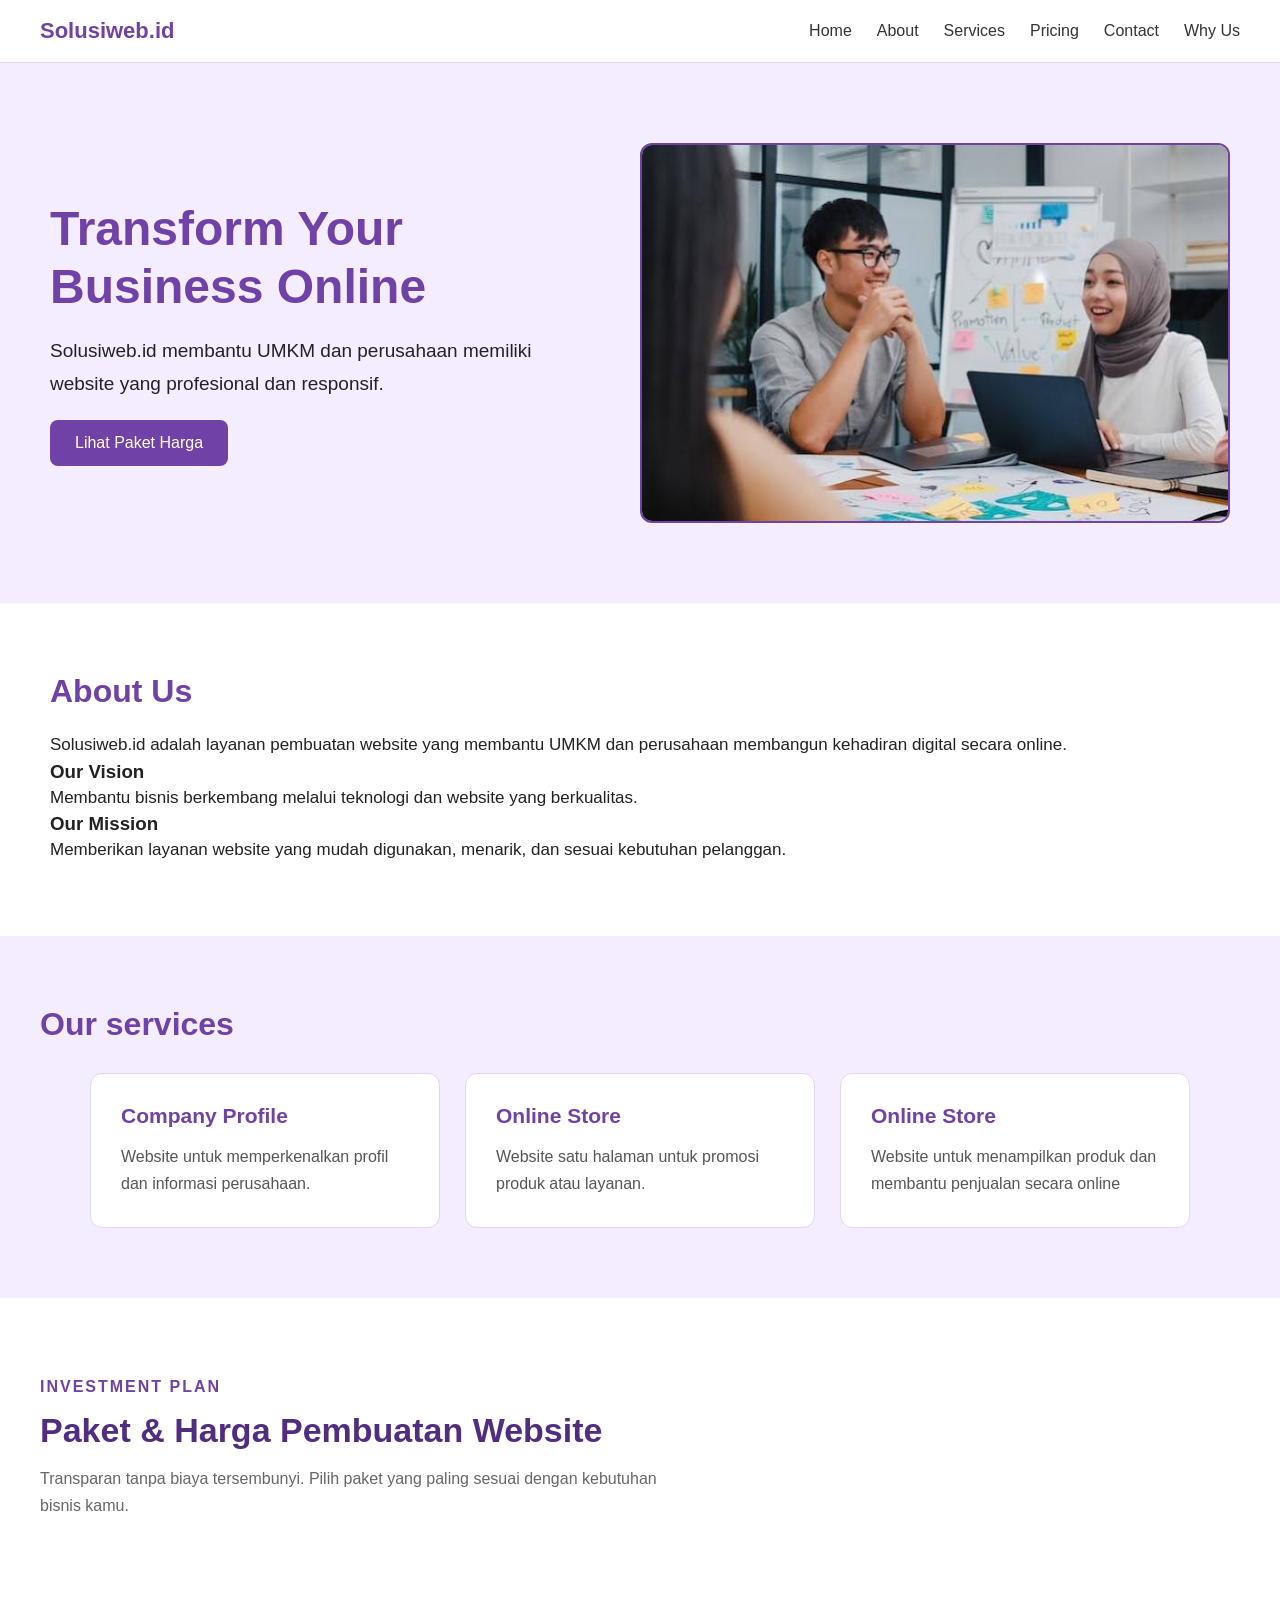
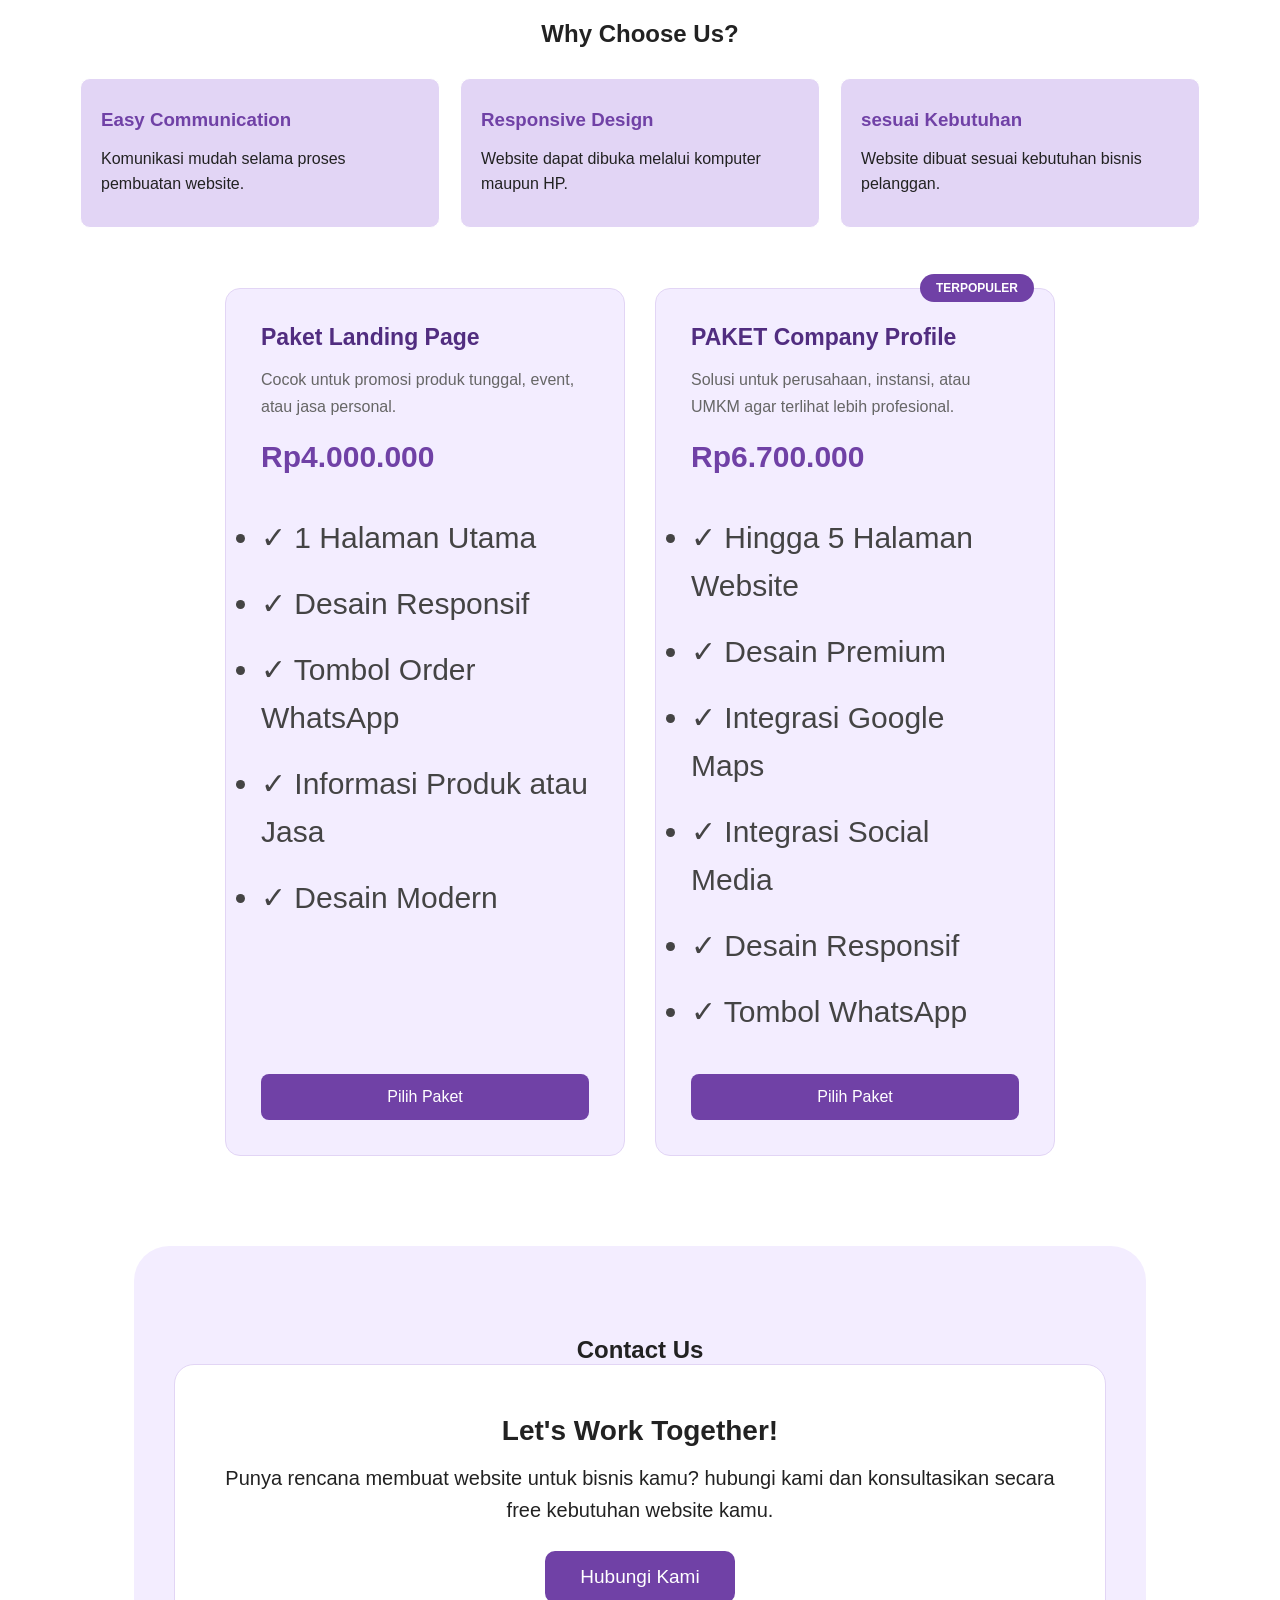
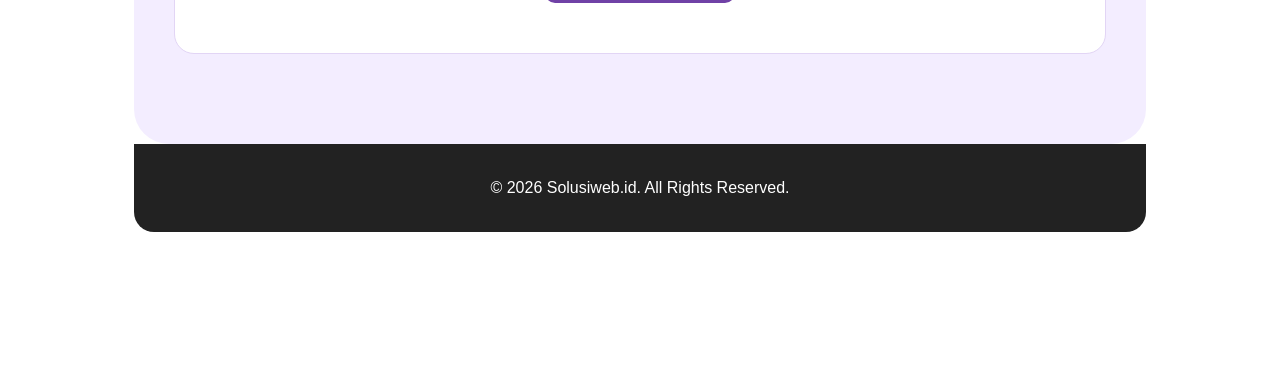
<file: index.html>
<!DOCTYPE html>
<html lang="id">
<head>
    <meta charset="UTF-8">
    <meta name="viewport" content="width=device-width, initial-scale=1.0">
    <title>Solusiweb.id - Jasa Pmebuatan Website</title>
    <link rel="stylesheet" href="style.css">
    <link rel="icon" type="image/" href="asset/logo solusiweb.id.png"
</head>
<body>
    
    <!-- HEADER -->
    <header>
        <div class="logo">Solusiweb.id</div>
        <nav>
            <ul>
                <li><a href="#home">Home</a></li>
                <li><a href="#about">About</a></li>
                <li><a href="#services">Services</a></li>
                <li><a href="#pricing">Pricing</a></li>
                <li><a href="#contact">Contact</a></li>
                <li><a href="#why-us">Why Us</a></li>
            </ul>
        </nav>
    </header>


    <!-- HOME -->
    <section id="home">
        <div class="home-text">
            <h1>Transform Your Business Online</h1>

            <p>
                Solusiweb.id membantu UMKM dan perusahaan
                memiliki website yang profesional dan responsif.
            </p>
            
            <a href="#pricing">Lihat Paket Harga</a>
        </div>

        <div class="home-image">
                <img src="./asset/foto team.jpg" alt="Our Team">
        </div>
    </section>

    <!-- ABOUT -->
     <section id="about">
        <h2>About Us</h2>

        <p>
            Solusiweb.id adalah layanan pembuatan website
            yang membantu UMKM dan perusahaan membangun
            kehadiran digital secara online.
        </p>
        
        <h3>Our Vision</h3>
        <p>Membantu bisnis berkembang melalui teknologi
           dan website yang berkualitas.
        </p>

        <h3>Our Mission</h3>
        <p>
            Memberikan layanan website yang mudah digunakan,
            menarik, dan sesuai kebutuhan pelanggan.
        </p>
     </section>

     <!-- SERVICES -->
      <section id="services">
            <h2>Our services</h2>

            <div class="service-container">
                
                <div class="service-card">
                    <h3>Company Profile</h3>
                    <p>
                        Website untuk memperkenalkan profil
                        dan informasi perusahaan.
                    </p>
                </div>
                
                <div class="service-card">
                    <h3>Online Store</h3>
                    <p>
                        Website satu halaman untuk promosi
                        produk atau layanan.
                    </p>
                </div>

                <div class="service-card">
                    <h3>Online Store</h3>
                    <p>
                        Website untuk menampilkan produk
                        dan membantu penjualan secara online
                    </p>
                </div>
            </div>
      </section>

        <!-- PRICING -->
        <section id="pricing">

        <div class="pricing-heading">
            <span class="sub-badge">INVESTMENT PLAN</span>

            <h2>Paket & Harga Pembuatan Website</h2>
            <p>
                Transparan tanpa biaya tersembunyi.
                Pilih paket yang paling sesuai dengan kebutuhan bisnis kamu.
            </p>
        </div>
                <!-- Why Choose Us -->
                 <section id="why-us">

                <h2>Why Choose Us?</h2>

                <div class="why-container">

                    <div class="why-card">
                        <h3>Easy Communication</h3>
                        <p>Komunikasi mudah selama proses pembuatan website.</p>
                    </div>

                    <div class="why-card">
                        <h3>Responsive Design</h3>
                        <p>Website dapat dibuka melalui komputer maupun HP.</p>
                    </div>

                    <div class="why-card">
                        <h3> sesuai Kebutuhan</h3>
                        <p>Website dibuat sesuai kebutuhan bisnis pelanggan.</p>
                    </div>
                </div>

                </section>

                <div class="pricing-container">
            
                <!-- LANDING PAGE -->
                <div class="pricing-card">
                
                <h3>Paket Landing Page</h3>

                <p>
                    Cocok untuk promosi produk tunggal,
                    event, atau jasa personal.
                </p>

                <h2>Rp4.000.000</h2>

                <ul>
                    <li>✓ 1 Halaman Utama</li>
                    <li>✓ Desain Responsif</li>
                    <li>✓ Tombol Order WhatsApp</li>
                    <li>✓ Informasi Produk atau Jasa</li>
                    <li>✓ Desain Modern</li>
                </ul>

                <a href="https://wa.me/6281234567890?text=Halo%20BikinWeb.id,%20saya%20tertarik%20paket%20Landing%20Page."
                   target="_blank" class="pricing-button">
                    Pilih Paket
                </a>
             </div>

                <div>
                        <!-- COMPANY PROFILE-->
                         <div class="pricing-card popular">

                    <span class="popular-label">TERPOPULER</span>
                    <h3>PAKET Company Profile</h3>
                    <p>
                        Solusi untuk perusahaan, instansi,
                        atau UMKM agar terlihat lebih profesional.
                    </p>

                    <h2>Rp6.700.000</h2>

                    <ul>
                    <li>✓ Hingga 5 Halaman Website</li>
                    <li>✓ Desain Premium</li>
                    <li>✓ Integrasi Google Maps</li>
                    <li>✓ Integrasi Social Media</li>
                    <li>✓ Desain Responsif</li>
                    <li>✓ Tombol WhatsApp</li>
                </ul>

                 <a href="https://wa.me/6281234567890?text=Halo%20BikinWeb.id,%20saya%20tertarik%20paket%20Company%20Profile."
                   target="_blank" class="pricing-button">
                    Pilih Paket
                </a>
                 </div>

             </div>
             <section>
                <!-- CONTACT -->
                 <section  id="contact">

                    <h2>Contact Us</h2>

                    <div class="contact-container">

                        <h3>Let's Work Together!</h3>
                        <p>
                            Punya rencana membuat website untuk bisnis kamu?
                            hubungi kami dan konsultasikan secara free kebutuhan website kamu.
                        </p>

                        <a href="https://wa.me/6281234567890" target="_blank">
                            Hubungi Kami
                        </a>

                    </div>
             </section>

             <!-- FOOTER -->
              <footer>
                <p>&copy; 2026 Solusiweb.id. All Rights Reserved.</p>
              </footer>

        </body>
        </html>
</file>
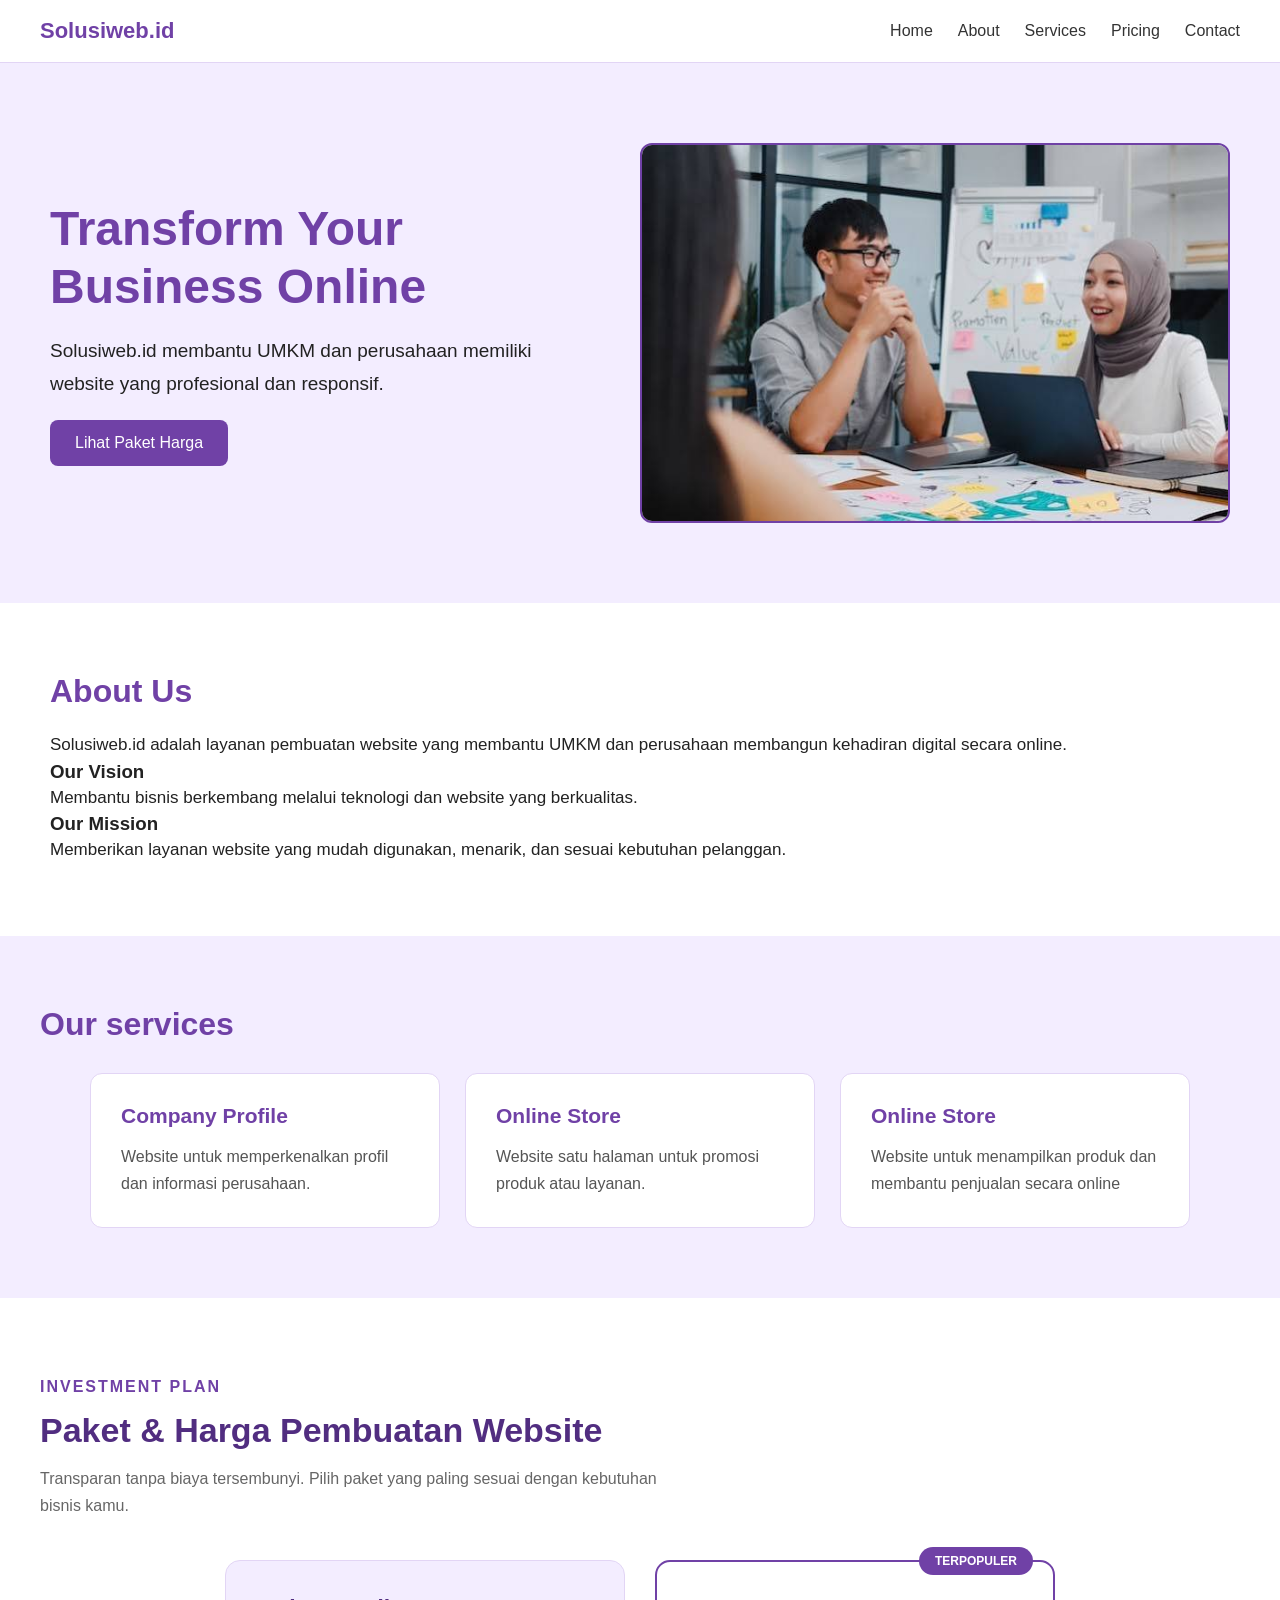
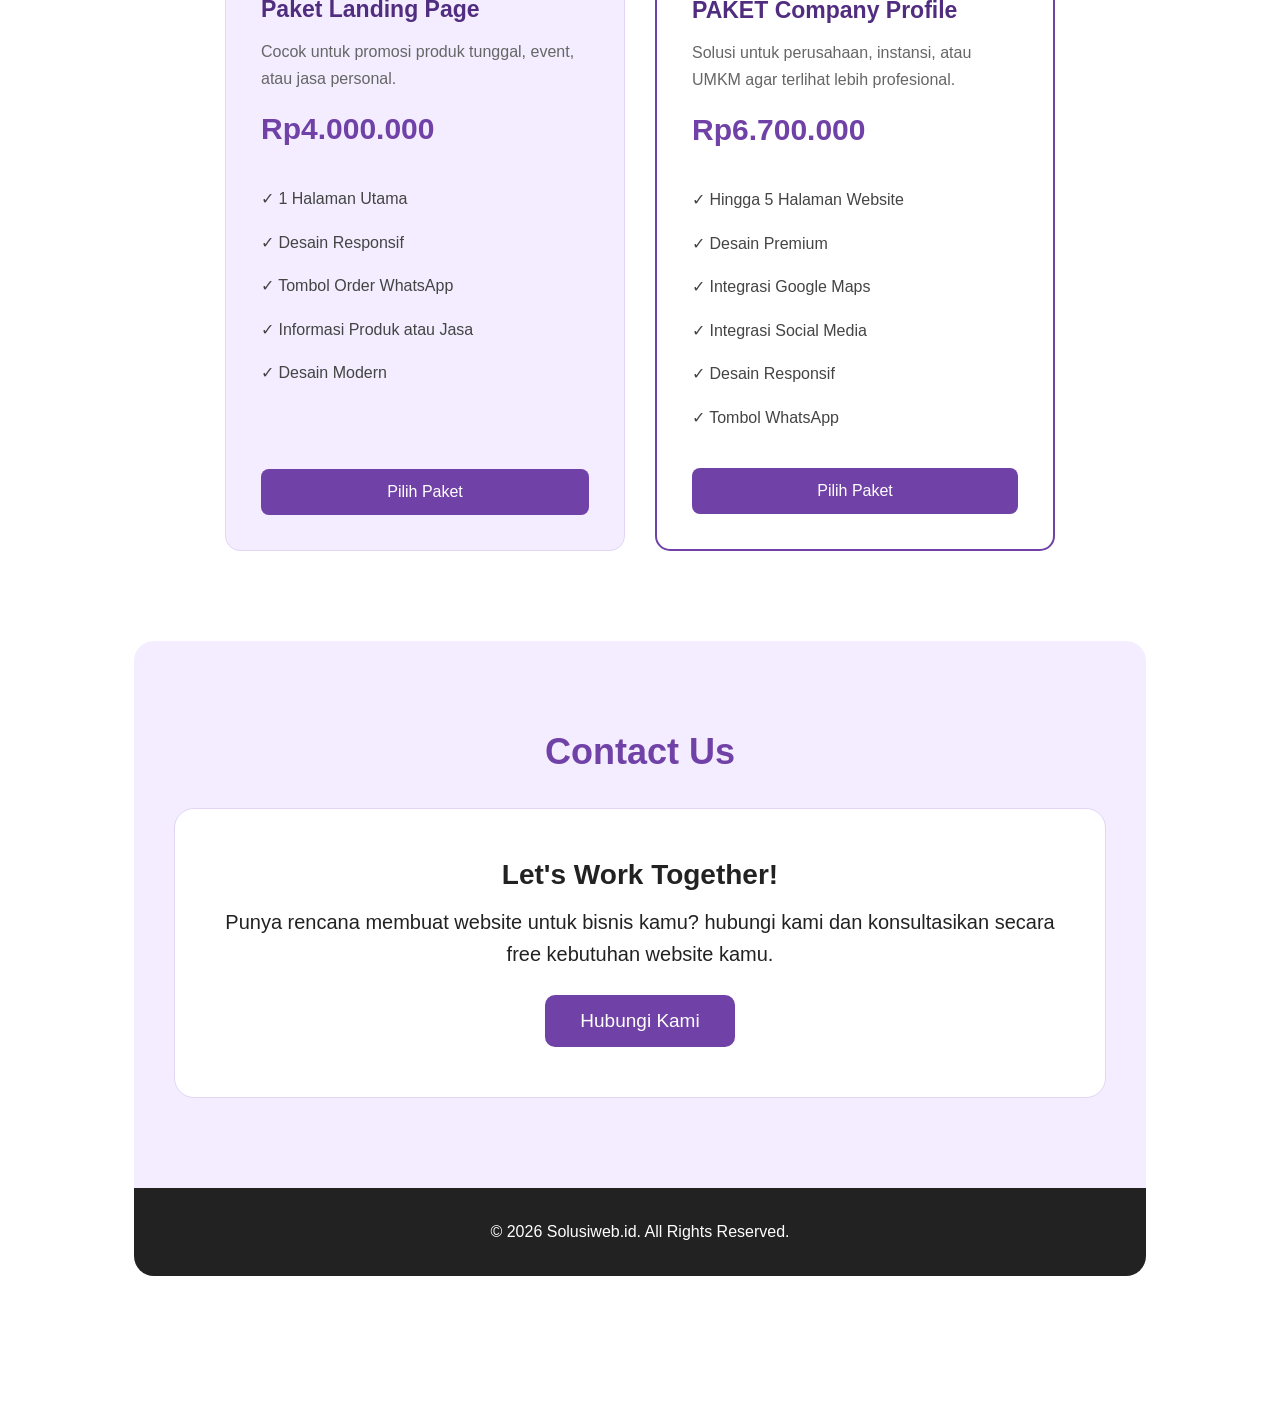
<file: asset/index.html>
<!DOCTYPE html>
<html lang="id">
<head>
    <meta charset="UTF-8">
    <meta name="viewport" content="width=device-width, initial-scale=1.0">
    <title>Solusiweb.id - Jasa Pmebuatan Website</title>
    <link rel="stylesheet" href="style.css">
</head>
<body>
    
    <!-- HEADER -->
    <header>
        <div class="logo">Solusiweb.id</div>
        <nav>
            <ul>
                <li><a href="#home">Home</a></li>
                <li><a href="#about">About</a></li>
                <li><a href="#services">Services</a></li>
                <li><a href="#pricing">Pricing</a></li>
                <li><a href="#contact">Contact</a></li>
            </ul>
        </nav>
    </header>


    <!-- HOME -->
    <section id="home">
        <div class="home-text">
            <h1>Transform Your Business Online</h1>

            <p>
                Solusiweb.id membantu UMKM dan perusahaan
                memiliki website yang profesional dan responsif.
            </p>
            
            <a href="#pricing">Lihat Paket Harga</a>
        </div>

        <div class="home-image">
            <img src="../asset/foto team.jpg" alt="Team BikinWeb.id">
        </div>
    </section>

    <!-- ABOUT -->
     <section id="about">
        <h2>About Us</h2>

        <p>
            Solusiweb.id adalah layanan pembuatan website
            yang membantu UMKM dan perusahaan membangun
            kehadiran digital secara online.
        </p>
        
        <h3>Our Vision</h3>
        <p>Membantu bisnis berkembang melalui teknologi
           dan website yang berkualitas.
        </p>

        <h3>Our Mission</h3>
        <p>
            Memberikan layanan website yang mudah digunakan,
            menarik, dan sesuai kebutuhan pelanggan.
        </p>
     </section>

     <!-- SERVICES -->
      <section id="services">
            <h2>Our services</h2>

            <div class="service-container">
                
                <div class="service-card">
                    <h3>Company Profile</h3>
                    <p>
                        Website untuk memperkenalkan profil
                        dan informasi perusahaan.
                    </p>
                </div>
                
                <div class="service-card">
                    <h3>Online Store</h3>
                    <p>
                        Website satu halaman untuk promosi
                        produk atau layanan.
                    </p>
                </div>

                <div class="service-card">
                    <h3>Online Store</h3>
                    <p>
                        Website untuk menampilkan produk
                        dan membantu penjualan secara online
                    </p>
                </div>
            </div>
      </section>

      <!-- PRICING -->
       <section id="pricing">

        <div class="pricing-heading">
            <span class="sub-badge">INVESTMENT PLAN</span>

            <h2>Paket & Harga Pembuatan Website</h2>
            <p>
                Transparan tanpa biaya tersembunyi.
                Pilih paket yang paling sesuai dengan kebutuhan bisnis kamu.
            </p>
        </div>

        <div class="pricing-container">
            
            <!-- LANDING PAGE -->
             <div class="pricing-card">
                
                <h3>Paket Landing Page</h3>

                <p>
                    Cocok untuk promosi produk tunggal,
                    event, atau jasa personal.
                </p>

                <h2>Rp4.000.000</h2>

                <ul>
                    <li>✓ 1 Halaman Utama</li>
                    <li>✓ Desain Responsif</li>
                    <li>✓ Tombol Order WhatsApp</li>
                    <li>✓ Informasi Produk atau Jasa</li>
                    <li>✓ Desain Modern</li>
                </ul>

                <a href="https://wa.me/6281234567890?text=Halo%20BikinWeb.id,%20saya%20tertarik%20paket%20Landing%20Page."
                   target="_blank" class="pricing-button">
                    Pilih Paket
                </a>
             </div>

                <div>
                        <!-- COMPANY PROFILE-->
                         <div class="pricing-card popular">

                    <span class="popular-label">TERPOPULER</span>
                    <h3>PAKET Company Profile</h3>
                    <p>
                        Solusi untuk perusahaan, instansi,
                        atau UMKM agar terlihat lebih profesional.
                    </p>

                    <h2>Rp6.700.000</h2>

                    <ul>
                    <li>✓ Hingga 5 Halaman Website</li>
                    <li>✓ Desain Premium</li>
                    <li>✓ Integrasi Google Maps</li>
                    <li>✓ Integrasi Social Media</li>
                    <li>✓ Desain Responsif</li>
                    <li>✓ Tombol WhatsApp</li>
                </ul>

                 <a href="https://wa.me/6281234567890?text=Halo%20BikinWeb.id,%20saya%20tertarik%20paket%20Company%20Profile."
                   target="_blank" class="pricing-button">
                    Pilih Paket
                </a>
                 </div>

             </div>
             <section>
                <!-- CONTACT -->
                 <section  id="contact">

                    <h2>Contact Us</h2>

                    <div class="contact-container">

                        <h3>Let's Work Together!</h3>
                        <p>
                            Punya rencana membuat website untuk bisnis kamu?
                            hubungi kami dan konsultasikan secara free kebutuhan website kamu.
                        </p>

                        <a href="https://wa.me/6281234567890" target="_blank">
                            Hubungi Kami
                        </a>

                    </div>
             </section>

             <!-- FOOTER -->
              <footer>
                <p>&copy; 2026 Solusiweb.id. All Rights Reserved.</p>
              </footer>

        </body>
        </html>
</file>
<file: style.css>
/* Main page */
*{
    margin: 0;
    padding: 0;
    box-sizing: border-box;
}

html{
    scroll-behavior: smooth;
}

body{
    font-family: arial, sans-serif;
    background-color: white;
    color: #222;
}

section{
    padding: 60px 40px;
}

/* Header */

header{
    background-color: white;
    padding: 18px 40px;
    display: flex;
    justify-content: space-between;
    align-items: center;
    border-bottom: 1px solid #e2d5f5;
}

.logo{
    font-size: 22px;
    font-weight: bold;
    color: #7041a6;
}

nav ul{

    display: flex;
    list-style: none;
    gap: 25px;
}

nav a{
    text-decoration: none;
    color: #333;
    transition: 0.3s;
}

nav a:hover{
    color: #7041a6;
}

/* Home */

#home{
    display: flex;
    align-items: center;
    justify-content: space-between;
    gap: 40px;
    padding: 80px 50px;
    background-color: #f3edff;
}

.home-text{
    flex: 1;
}

.home-text h1{
    font-size: 48px;
    line-height: 1.2;
    color: #7041a6;
    margin-bottom: 20px;
}

.home-text p{
    font-size: 19px;
    line-height: 1.7;
    max-width: 600px;
}

.home-text a{
    display: inline-block;
    background-color: #7041a6;
    color: white;
    padding: 14px 25px;
    text-decoration: none;
    margin-top: 20px;
    border-radius: 8px;
    transition: 0.3s;
}

.home-text a:hover{
    background-color: #7041a6;
}

.home-image{
    width: 50%;
    height: 380px;
    border: 2px solid #7041a6;
    border-radius: 12px;
    overflow: hidden;
    flex-shrink: 0;
}

.home-image img{
    width: 100%;
    height: 100%;
    object-fit: cover;
}

/* About */

#about{
    background-color: white;
    padding: 70px 50px;
}

#about h2{
    color: #7041a6;
    font-size: 32px;
    margin-bottom: 20px;
}

#about p{
    font-size: 17px;
    line-height: 1.8;
}

/* Services */

#services{
    background-color: #f3edff;
    padding: 70px 40px;
}

#services h2{
    color: #7041a6;
    font-size: 32px;
    margin-bottom: 30px;
}

.service-container{
    display: flex;
    gap: 25px;
    justify-content: center;
    flex-wrap: wrap;
}

.service-card{
    background-color: white;
    padding: 30px;
    border: 1px solid #e2d5f5;
    border-radius: 12px;
    flex: 1;
    min-width: 220px;
    max-width: 350px;
    transition: 0.3s;
}

.service-card a:hover{
    transform: translateY(-8px);
    box-shadow: 0 8px 20px rgb(112,65,166,0.15);
    border-color: #7041a6;
}

.service-card h3{
    color: #7041a6;
    margin-bottom: 15px;
    font-size: 21px;
}

.service-card p{
    line-height: 1.7;
    color: #555;
}

/* Pricing */

#pricing{
    background-color: white;
    padding: 80px 40px;
}

.pricing-heading{
    max-width: 650px;
    margin-bottom: 40px;
}

.sub-badge{
    display: inline-block;
    color: #7041a6;
    font-weight: bold;
    letter-spacing: 2px;
    margin-bottom: 15px;
}

.pricing-heading h2{
    color: #512d80;
    font-size: 34px;
    margin-bottom: 15px;
}

.pricing-heading p{
    color: #666;
    line-height: 1.7;
}

.pricing-container{
    display: flex;
    justify-content: center;
    align-items: stretch;
    gap: 30px;
    flex-wrap: wrap;
}

.pricing-card{
    position: relative;
    background-color: white;
    border: 1px solid #e2d5f5;
    border-radius: 15px;
    padding: 35px;
    flex: 1;
    min-height: 260px;
    max-width: 400px;
    min-height: 480px;
    display: flex;
    flex-direction: column;
    transition: 0.3s ease;
}

.pricing-card:hover{
    transform: translateY(-10px);
    box-shadow:  0 15px 35px rgb(112,65,166,0.15);
    border-color: #7041a6;
}

.pricing-card h3{
    color: #512d80;
    font-size: 23px;
    margin-bottom: 15px;
}

.pricing-heading p{
    color: #666;
    line-height: 1.7;
}

.pricing-container{
    display: flex;
    justify-content: center;
    align-items: stretch;
    gap: 30px;
    flex-wrap: wrap;
}

.pricing-card{
    position: relative;
    background-color: #f3edff;
    border: 1px solid #e2d5f5;
    border-radius: 15px;
    padding: 35px;
    flex: 1;
    min-height: 260px;
    max-width: 400px;
    min-height: 480px;
    display: flex;
    flex-direction: column;
    transition: 0.3s ease;
}

.pricing-card:hover{
    transform: translateY(-10px);
    box-shadow: 0 15px 35px rgb(112,65,166,0.15);
    border-color: #7041a6;
}

.pricing-card h3{
    color: #512d80;
    font-size: 23px;
    margin-bottom: 15px;
}

.pricing-card p{
    color: #666;
    line-height: 1.7;
}

.pricing-card h2{
    color: #7041a6;
    font-size: 30px;
    margin: 20px 0;
}

.pricing-card ul{
    color: #7041a6;
    font-size: 30px;
    margin: 20px 0;
}

.pricing-card li{
    margin-bottom: 18px;
    color: #444;
    line-height: 1.6;
}

.pricing-button{
    display: block;
    background-color: #7041a6;
    color: white;
    text-align: center;
    padding: 14px;
    text-decoration: none;
    border-radius: 8px;
    margin-top: auto;
    transition: 0.3s;
}

.pricing-button:hover{
    background-color: #512d80;
    transform: scale(1.03);
}

.pricing-card.populear{
    border: 2px solid #7041a6;
    background-color: white;
}

.popular-label{
    position:absolute;
    top: -15px;
    right: 20px;
    background-color: #7041a6;
    color: white;
    padding: 7px 16px;
    border-radius: 20px;
    font-size: 12px;
    font-weight: bold;
}

/* Contact */

#contact{
    width: 100%;
    background-color: #f3edff;
    padding: 90px 40px;
    text-align: center;
    border-radius: 35px;
}

.contact-container{
    width: 100%;
    max-width: 1200px;
    min-height: 280px;
    margin: auto;
    padding: 50px 40px;
    background-color: white;
    border-radius: 20px;
    border: 1px solid #e2d5f5;
    flex-direction: column;
    justify-content: center;
    align-items: center;
}

.contact-container h3{
    font-size: 28px;
    margin-bottom: 15px;
}

.contact-container p{
    font-size: 20px;
    line-height: 1.6;
    max-width: 850px;
}

.contact-container a{
    display: inline-block;
    background-color: #7041a6;
    color: white;
    padding: 15px 35px;
    font-size: 19px;
    text-decoration: none;
    border-radius: 10px;
    margin-top: 25px;
    transition: 0.3s;
}

 .contact-container a:hover{
    background-color: #512d80;
    transform: translateY(-3px);
 }

 /* Footer */

 footer{
    background-color: #222;
    color: white;
    padding: 35px 40px;
    text-align: center;
    font-size: 16px;
    border-radius: 0 0 20px 20px;
 }

 /* RESPONSIVE */

@media (max-width: 768px) {

    header {
        flex-direction: column;
        gap: 15px;
        padding: 20px;
    }

    nav ul {
        flex-wrap: wrap;
        justify-content: center;
        padding: 0;
        gap: 15px;
    }

    #home {
        flex-direction: column;
        padding: 50px 20px;
    }

    .home-text,
    .home-image {
        width: 100%;
    }

    .home-text h1 {
        font-size: 36px;
    }

    .home-image {
        height: 250px;
    }

    #about,
    #services,
    #pricing {
        padding: 50px 20px;
    }

    .service-container,
    .pricing-container {
        flex-direction: column;
        align-items: center;
    }

    .service-card,
    .pricing-card {
        width: 100%;
        max-width: 450px;
    }

    #contact {
        padding: 60px 20px;
    }

    .contact-container {
        min-height: 250px;
        padding: 35px 20px;
    }

    .contact-container h3 {
        font-size: 23px;
    }

    .contact-container p {
        font-size: 17px;
    }

    footer {
        padding: 25px 15px;
    }
}

/* Why Choose Us */

#why-us{
    background-color: white;
    padding: 60px 40px;
    text-align: center;
}

.why-container{
    display: flex;
    gap: 20px;
    margin-top: 30px;
}

.why-card{
    background-color: #e2d5f5;
    border: 1px solid white;
    padding: 30px 20px;
    flex: 1;
    border-radius: 10px;
    text-align: left;
}

.why-card h3{
    margin-bottom: 15px;
    color: #7041a6;
}

.why-card p{
    color: #222;
    line-height: 1.6;
}

.why-card{
    cursor: pointer;
    transition: 0.3s ease;
}

.why-card:hover{
    transform: translateY(-5px);
    background-color: #e2d5f5;
}

.why-card:active{
    transform: scale(0.97);
    background-color: #f3edff;
}

.service-card{
    transition: 0.2s ease, box-shadow 0.2 ease;
    cursor: pointer;
}

.service-card:hover{
    transform: translateY(-5px);
    box-shadow: 0 8px 20px rgb(112,65,166,0.15);
}

.service-card:active{
    transform: scale(0.95);
}
</file>
<file: asset/style.css>
/* GENERAL */

* {
    margin: 0;
    padding: 0;
    box-sizing: border-box;
}

html {
    scroll-behavior: smooth;
}

body {
    font-family: Arial, sans-serif;
    background-color: white;
    color: #222;
}

section {
    padding: 60px 40px;
}

/* HEADER */

header {
    background-color: white;
    padding: 18px 40px;
    display: flex;
    justify-content: space-between;
    align-items: center;
    border-bottom: 1px solid #e2d5f5;
}

.logo {
    font-size: 22px;
    font-weight: bold;
    color: #7041a6;
}

nav ul {
    display: flex;
    list-style: none;
    gap: 25px;
}

nav a {
    text-decoration: none;
    color: #333;
    transition: 0.3s;
}

nav a:hover {
    color: #7041a6;
}

/* HOME */

#home {
    display: flex;
    align-items: center;
    justify-content: space-between;
    gap: 40px;
    padding: 80px 50px;
    background-color: #f3edff;
}

.home-text {
    flex: 1;
}

.home-text h1 {
    font-size: 48px;
    line-height: 1.2;
    color: #7041a6;
    margin-bottom: 20px;
}

.home-text p {
    font-size: 19px;
    line-height: 1.7;
    max-width: 600px;
}

.home-text a {
    display: inline-block;
    background-color: #7041a6;
    color: white;
    padding: 14px 25px;
    text-decoration: none;
    margin-top: 20px;
    border-radius: 8px;
    transition: 0.3s;
}

.home-text a:hover {
    background-color: #512d80;
}

.home-image {
    width: 50%;
    height: 380px;
    border: 2px solid #7041a6;
    border-radius: 12px;
    overflow: hidden;
    flex-shrink: 0;
}

.home-image img {
    width: 100%;
    height: 100%;
    object-fit: cover;
}

/* ABOUT */

#about {
    background-color: white;
    padding: 70px 50px;
}

#about h2 {
    color: #7041a6;
    font-size: 32px;
    margin-bottom: 20px;
}

#about p {
    font-size: 17px;
    line-height: 1.8;
}

/* SERVICES */

#services {
    background-color: #f3edff;
    padding: 70px 40px;
}

#services h2 {
    color: #7041a6;
    font-size: 32px;
    margin-bottom: 30px;
}

.service-container {
    display: flex;
    gap: 25px;
    justify-content: center;
    flex-wrap: wrap;
}

.service-card {
    background-color: white;
    padding: 30px;
    border: 1px solid #e2d5f5;
    border-radius: 12px;
    flex: 1;
    min-width: 220px;
    max-width: 350px;
    transition: 0.3s;
}

.service-card:hover {
    transform: translateY(-8px);
    box-shadow: 0 8px 20px rgba(112,65,166,0.15);
    border-color: #7041a6;
}

.service-card h3 {
    color: #7041a6;
    margin-bottom: 15px;
    font-size: 21px;
}

.service-card p {
    line-height: 1.7;
    color: #555;
}

/* PRICING */

#pricing {
    background-color: white;
    padding: 80px 40px;
}

.pricing-heading {
    max-width: 650px;
    margin-bottom: 40px;
}

.sub-badge {
    display: inline-block;
    color: #7041a6;
    font-weight: bold;
    letter-spacing: 2px;
    margin-bottom: 15px;
}

.pricing-heading h2 {
    color: #512d80;
    font-size: 34px;
    margin-bottom: 15px;
}

.pricing-heading p {
    color: #666;
    line-height: 1.7;
}

.pricing-container {
    display: flex;
    justify-content: center;
    align-items: stretch;
    gap: 30px;
    flex-wrap: wrap;
}

.pricing-card {
    position: relative;
    background-color: #f3edff;
    border: 1px solid #e2d5f5;
    border-radius: 15px;
    padding: 35px;
    flex: 1;
    min-width: 260px;
    max-width: 400px;
    min-height: 480px;
    display: flex;
    flex-direction: column;
    transition: 0.3s ease;
}

.pricing-card:hover {
    transform: translateY(-10px);
    box-shadow: 0 15px 35px rgba(112,65,166,0.15);
    border-color: #7041a6;
}

.pricing-card h3 {
    color: #512d80;
    font-size: 23px;
    margin-bottom: 15px;
}

.pricing-card p {
    color: #666;
    line-height: 1.7;
}

.pricing-card h2 {
    color: #7041a6;
    font-size: 30px;
    margin: 20px 0;
}

.pricing-card ul {
    list-style: none;
    padding: 0;
    margin: 20px 0;
}

.pricing-card li {
    margin-bottom: 18px;
    color: #444;
    line-height: 1.6;
}

.pricing-button {
    display: block;
    background-color: #7041a6;
    color: white;
    text-align: center;
    padding: 14px;
    text-decoration: none;
    border-radius: 8px;
    margin-top: auto;
    transition: 0.3s;
}

.pricing-button:hover {
    background-color: #512d80;
    transform: scale(1.03);
}

.pricing-card.popular {
    border: 2px solid #7041a6;
    background-color: white;
}

.popular-label {
    position: absolute;
    top: -15px;
    right: 20px;
    background-color: #7041a6;
    color: white;
    padding: 7px 16px;
    border-radius: 20px;
    font-size: 12px;
    font-weight: bold;
}

/* CONTACT */

#contact {
    width: 100%;
    background-color: #f3edff;
    padding: 90px 40px;
    text-align: center;
    border-radius: 20px 20px 0 0;
}

#contact h2 {
    color: #7041a6;
    font-size: 36px;
    margin-bottom: 35px;
}

.contact-container {
    width: 100%;
    max-width: 1200px;
    min-height: 280px;
    margin: auto;
    padding: 50px 40px;
    background-color: white;
    border-radius: 20px;
    border: 1px solid #e2d5f5;
    display: flex;
    flex-direction: column;
    justify-content: center;
    align-items: center;
}

.contact-container h3 {
    font-size: 28px;
    margin-bottom: 15px;
}

.contact-container p {
    font-size: 20px;
    line-height: 1.6;
    max-width: 850px;
}

.contact-container a {
    display: inline-block;
    background-color: #7041a6;
    color: white;
    padding: 15px 35px;
    font-size: 19px;
    text-decoration: none;
    border-radius: 10px;
    margin-top: 25px;
    transition: 0.3s;
}

.contact-container a:hover {
    background-color: #512d80;
    transform: translateY(-3px);
}

/* FOOTER */

footer {
    background-color: #222;
    color: white;
    padding: 35px 40px;
    text-align: center;
    font-size: 16px;
    border-radius: 0 0 20px 20px;
}

/* RESPONSIVE */

@media (max-width: 768px) {

    header {
        flex-direction: column;
        gap: 15px;
        padding: 20px;
    }

    nav ul {
        flex-wrap: wrap;
        justify-content: center;
        padding: 0;
        gap: 15px;
    }

    #home {
        flex-direction: column;
        padding: 50px 20px;
    }

    .home-text,
    .home-image {
        width: 100%;
    }

    .home-text h1 {
        font-size: 36px;
    }

    .home-image {
        height: 250px;
    }

    #about,
    #services,
    #pricing {
        padding: 50px 20px;
    }

    .service-container,
    .pricing-container {
        flex-direction: column;
        align-items: center;
    }

    .service-card,
    .pricing-card {
        width: 100%;
        max-width: 450px;
    }

    #contact {
        padding: 60px 20px;
    }

    .contact-container {
        min-height: 250px;
        padding: 35px 20px;
    }

    .contact-container h3 {
        font-size: 23px;
    }

    .contact-container p {
        font-size: 17px;
    }

    footer {
        padding: 25px 15px;
    }
}
</file>
